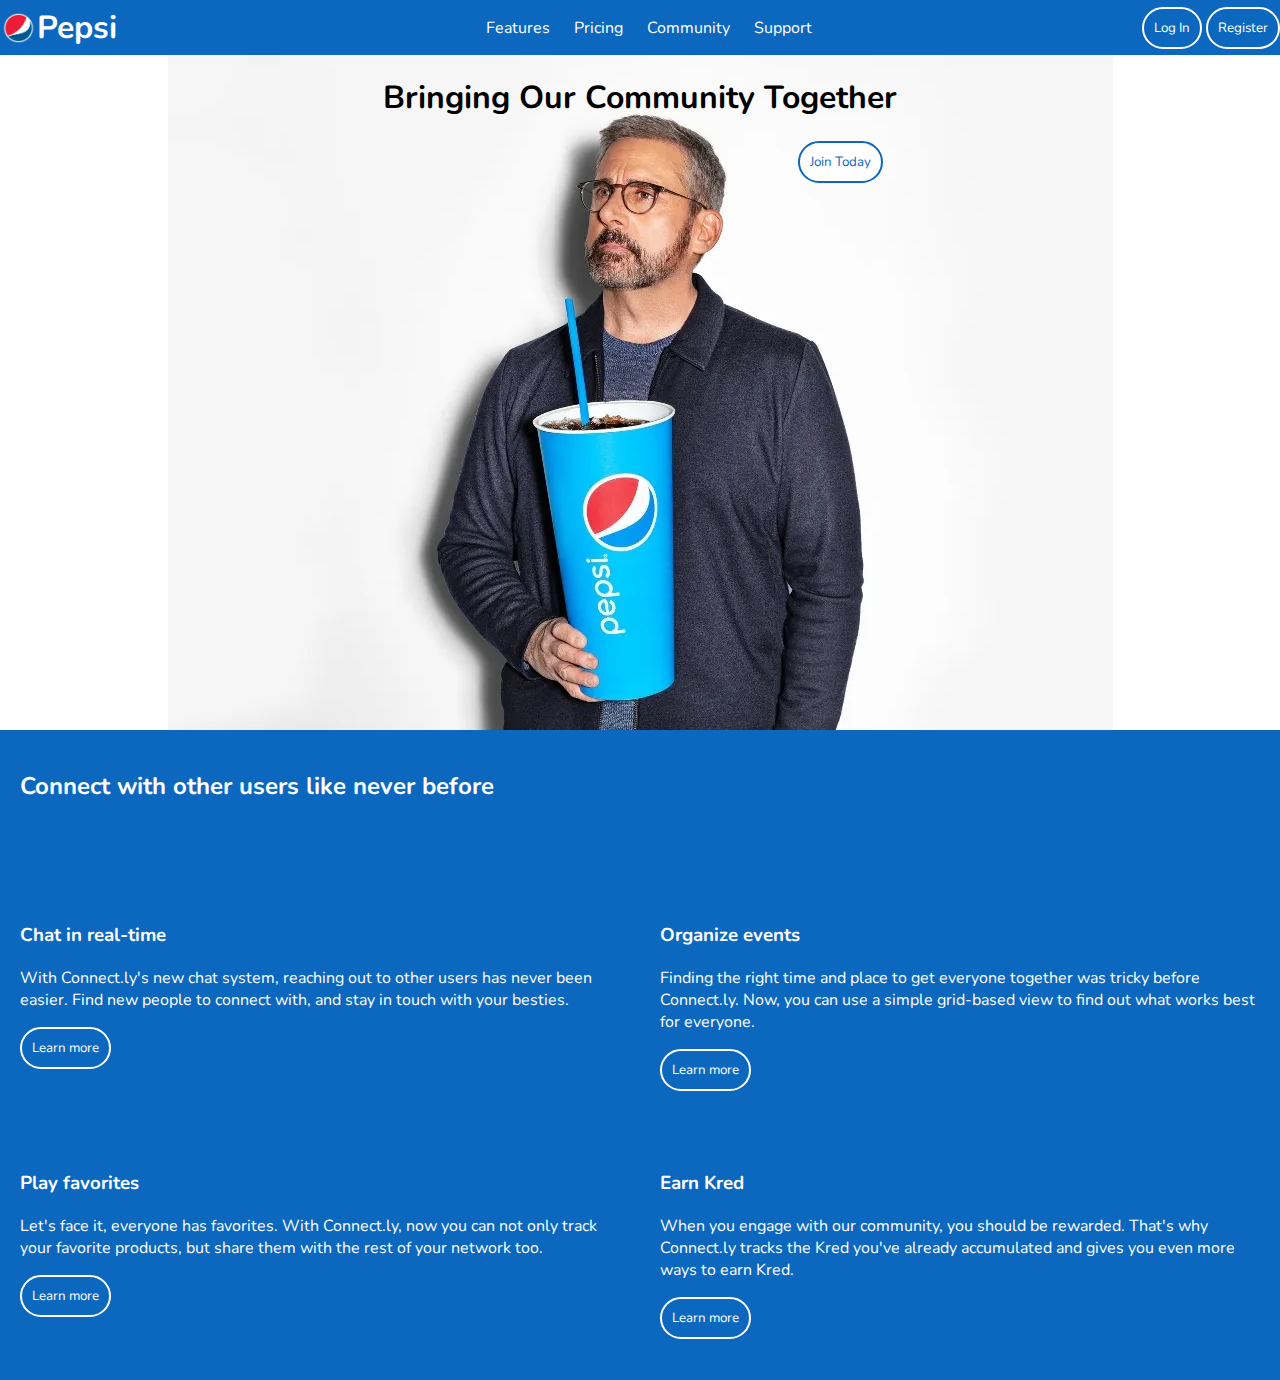
<file: index.html>
<!DOCTYPE html>
<html lang="en">
    <head>
        <title>Pepsi</title>
        <meta charset="utf-8">
        <link rel="stylesheet" href="index.css">
        <link rel="icon" type="image/ico" href="Images/favicon.ico">

    </head>
    <body>
        <header>
            <a href="https://www.pepsi.com">
                <div class="logo">
                    <img src="Images/Pepsi-Logo.png" alt="Pepsi logo" height="30px">
                    <h1>Pepsi</h1>
                </div>
            </a>
            <nav>
                <ul>
                    <li><a href="features.html">Features</a></li>
                    <li><a href="pricing.html">Pricing</a></li>
                    <li><a href="community.html">Community</a></li>
                    <li><a href="support.html">Support</a></li>
                </ul>
            </nav>
            <div class="sign-in">    
                
                <a href="login.html" ><button class="login">Log In</button></a>
                <a href="register.html"><button class="register">Register</button></a>
            </div>
        </header>
        <div class="content-1">
        <div class ="Community">
            <h1>Bringing Our Community Together</h1>
            </div>
            <button class="Join">
                Join Today
            </button>
        </div>
        <div class="content-2">
            <h2>Connect with other users like never before</h2>
            <div class="features">   
                <div class="feature1">
                    <h3>Chat in real-time</h3>
                    <p>With Connect.ly's new chat system, reaching out to other users has never been easier. Find new people to connect with, and stay in touch with your besties.</p>
                    <button>Learn more</button>
                </div>
                <div class="feature2">
                    <h3>Organize events</h3>
                    <p>Finding the right time and place to get everyone together was tricky before Connect.ly. Now, you can use a simple grid-based view to find out what works best for everyone.</p>
                    <button>Learn more</button>
                </div>
                <div class="feature3">
                    <h3>Play favorites</h3>
                    <p>Let's face it, everyone has favorites. With Connect.ly, now you can not only track your favorite products, but share them with the rest of your network too.</p>
                    <button>Learn more</button>
                </div>
                <div class="feature4">
                    <h3>Earn Kred</h3>
                    <p>When you engage with our community, you should be rewarded. That's why Connect.ly tracks the Kred you've already accumulated and gives you even more ways to earn Kred.</p>
                    <button>Learn more</button>
                </div>
            </div> 
        </div>
    </body>
</html>
</file>
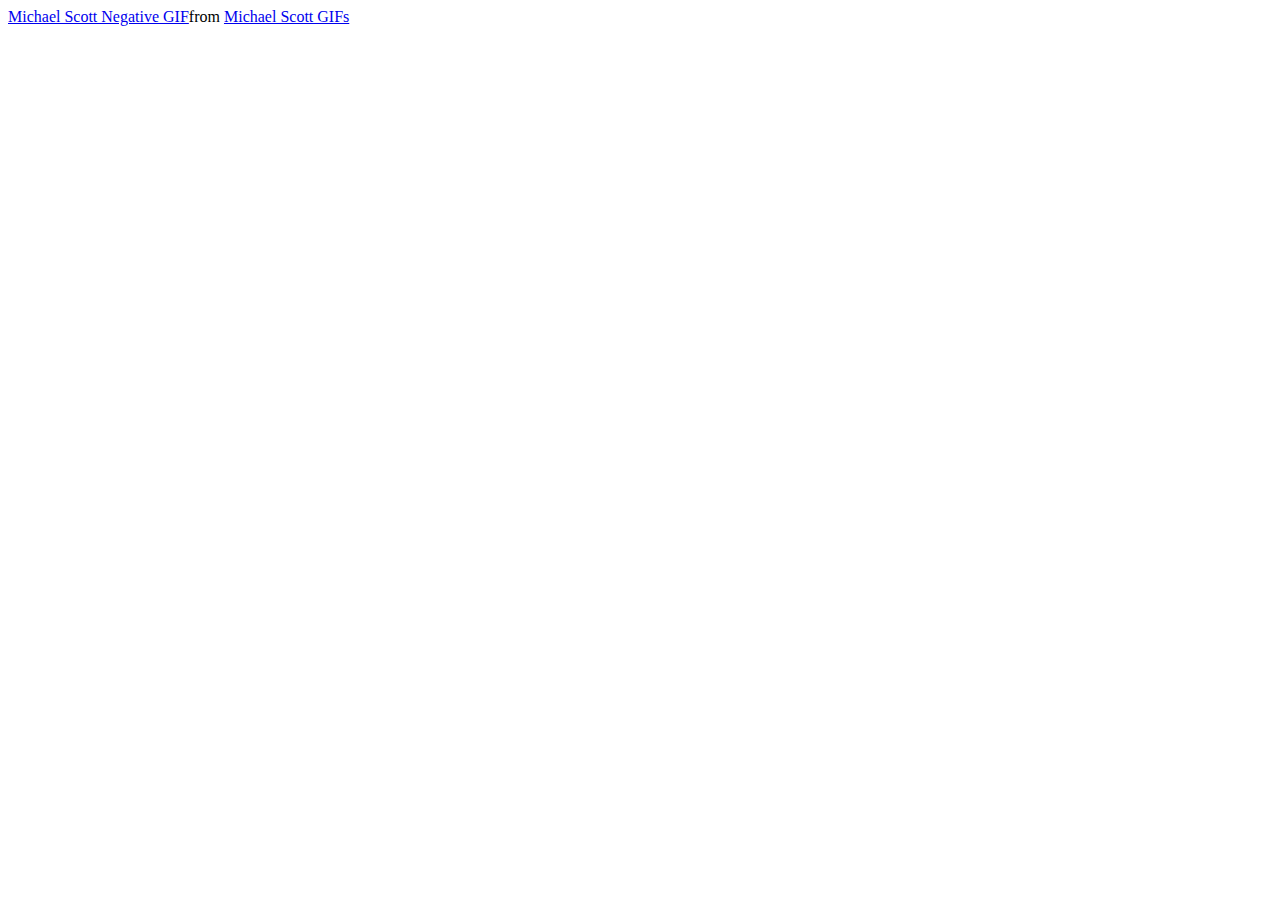
<file: community.html>
<!DOCTYPE html>
<html>
    <head>
        <title>Community</title>
        <meta charset="utf-8">
        <link rel="icon" type="image/ico" href="Images/favicon.ico">
</head>
<body>
    <div class="tenor-gif-embed" data-postid="17855172" data-share-method="host" data-aspect-ratio="1.78771" data-width="100%"><a href="https://tenor.com/view/michael-scott-negative-steve-carell-the-office-gif-17855172">Michael Scott Negative GIF</a>from <a href="https://tenor.com/search/michael+scott-gifs">Michael Scott GIFs</a></div> <script type="text/javascript" async src="https://tenor.com/embed.js"></script>
</body>
</html>
</file>
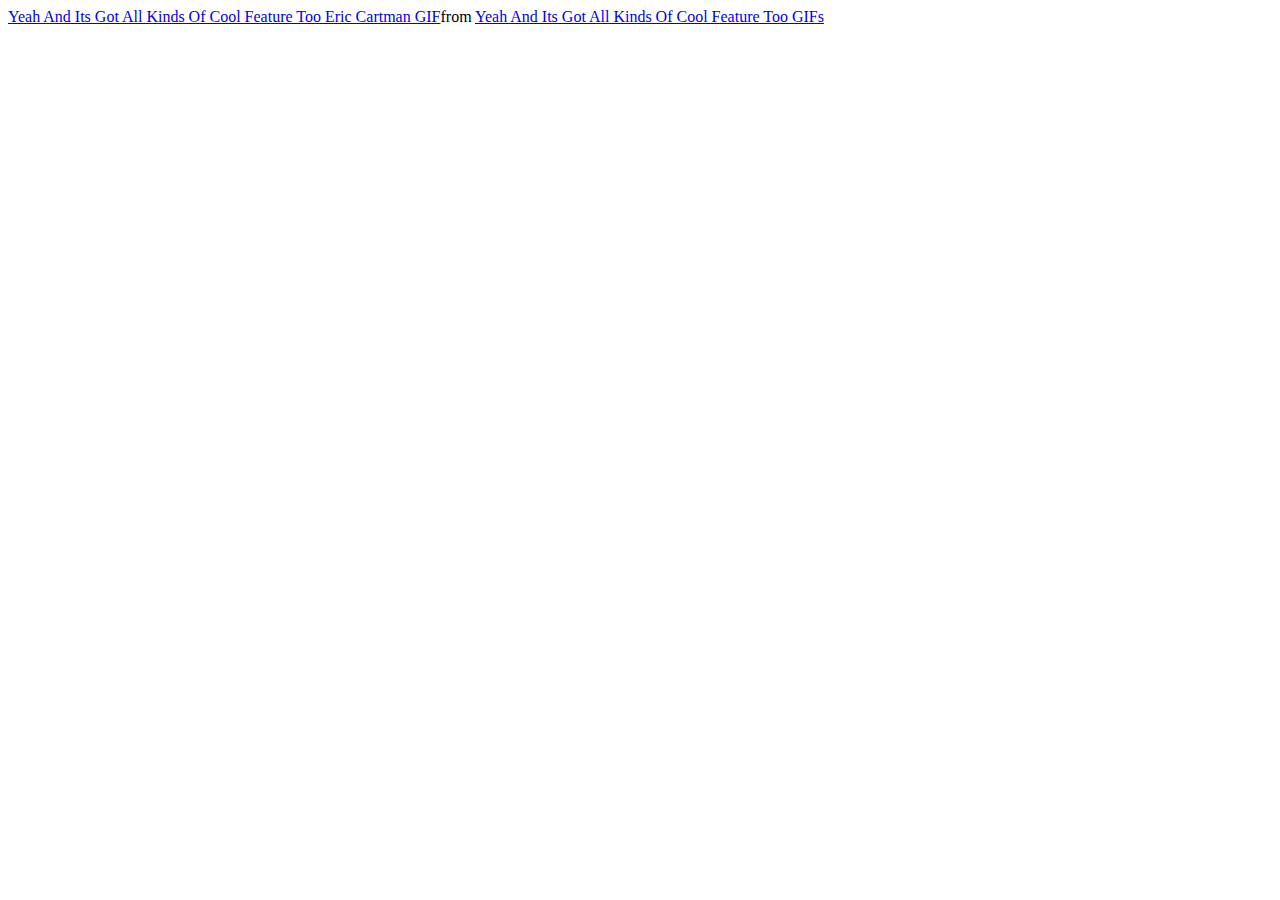
<file: features.html>
<!DOCTYPE html>
<html>
    <head>
        <title>Features</title>
        <meta charset="utf-8">
        <link rel="icon" type="image/ico" href="Images/favicon.ico">
</head>
<body>
    <div class="tenor-gif-embed" data-postid="22001722" data-share-method="host" data-aspect-ratio="1.77778" data-width="100%"><a href="https://tenor.com/view/yeah-and-its-got-all-kinds-of-cool-feature-too-eric-cartman-kyle-broflovski-stan-marsh-butters-gif-22001722">Yeah And Its Got All Kinds Of Cool Feature Too Eric Cartman GIF</a>from <a href="https://tenor.com/search/yeah+and+its+got+all+kinds+of+cool+feature+too-gifs">Yeah And Its Got All Kinds Of Cool Feature Too GIFs</a></div> <script type="text/javascript" async src="https://tenor.com/embed.js"></script>
</body>
</html>
</file>
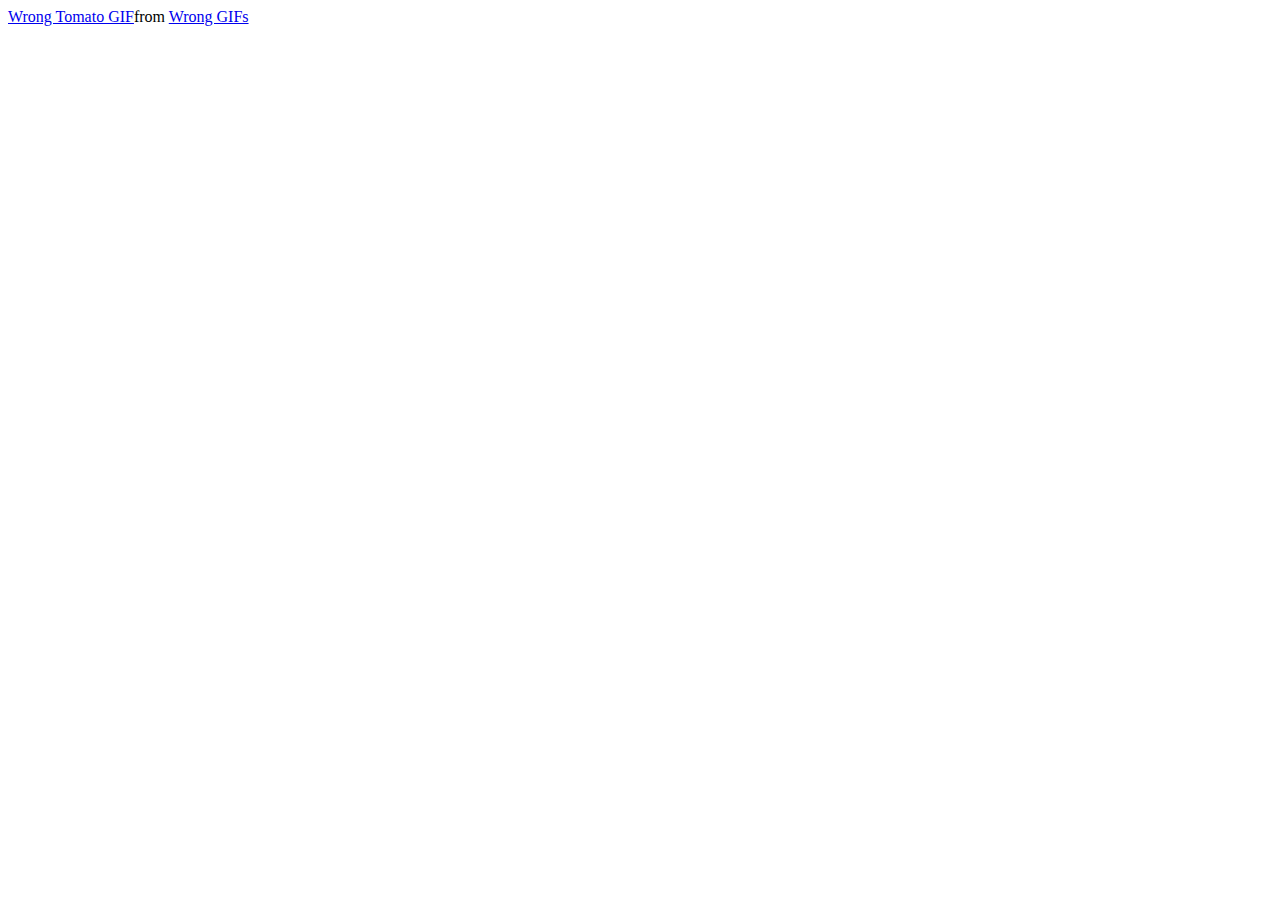
<file: login.html>
<!DOCTYPE html>
<html>
    <head>
        <title>login</title>
        <meta charset="utf-8">
        <link rel="icon" type="image/ico" href="Images/favicon.ico">
</head>
<body>
    <div class="tenor-gif-embed" data-postid="17532331" data-share-method="host" data-aspect-ratio="1" data-width="100%"><a href="https://tenor.com/view/wrong-tomato-confused-password-reset-password-gif-17532331">Wrong Tomato GIF</a>from <a href="https://tenor.com/search/wrong-gifs">Wrong GIFs</a></div> <script type="text/javascript" async src="https://tenor.com/embed.js"></script>
</body>
</html>
</file>
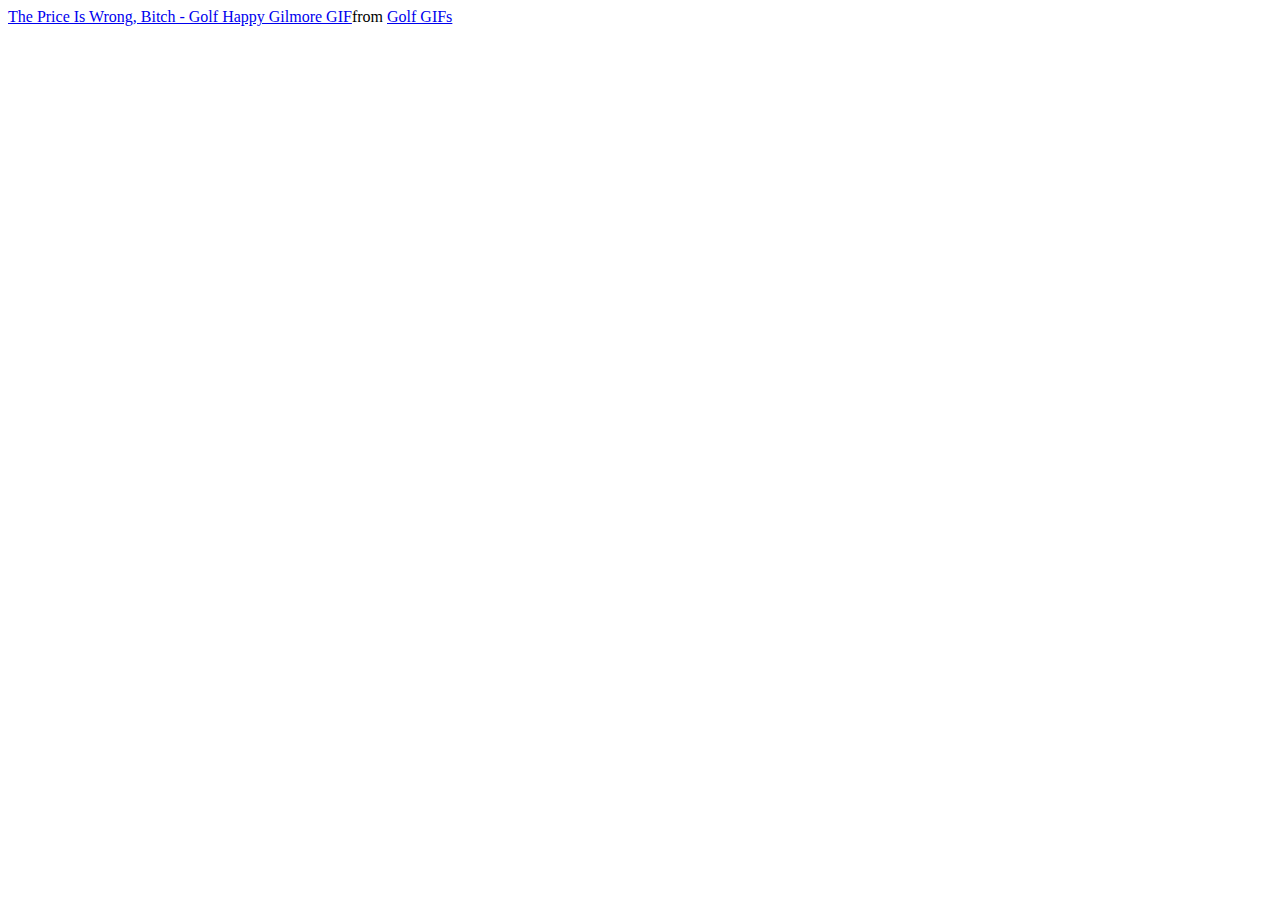
<file: pricing.html>
<!DOCTYPE html>
<html>
    <head>
        <title>Pricing</title>
        <meta charset="utf-8">
        <link rel="icon" type="image/ico" href="Images/favicon.ico">
</head>
<body>
    <div class="tenor-gif-embed" data-postid="4470120" data-share-method="host" data-aspect-ratio="1.98413" data-width="100%"><a href="https://tenor.com/view/golf-the-price-is-wrong-bitch-bitch-adam-sandler-happy-gilmore-gif-4470120">The Price Is Wrong, Bitch - Golf Happy Gilmore GIF</a>from <a href="https://tenor.com/search/golf-gifs">Golf GIFs</a></div> <script type="text/javascript" async src="https://tenor.com/embed.js"></script> 
</body>
</html>
</file>
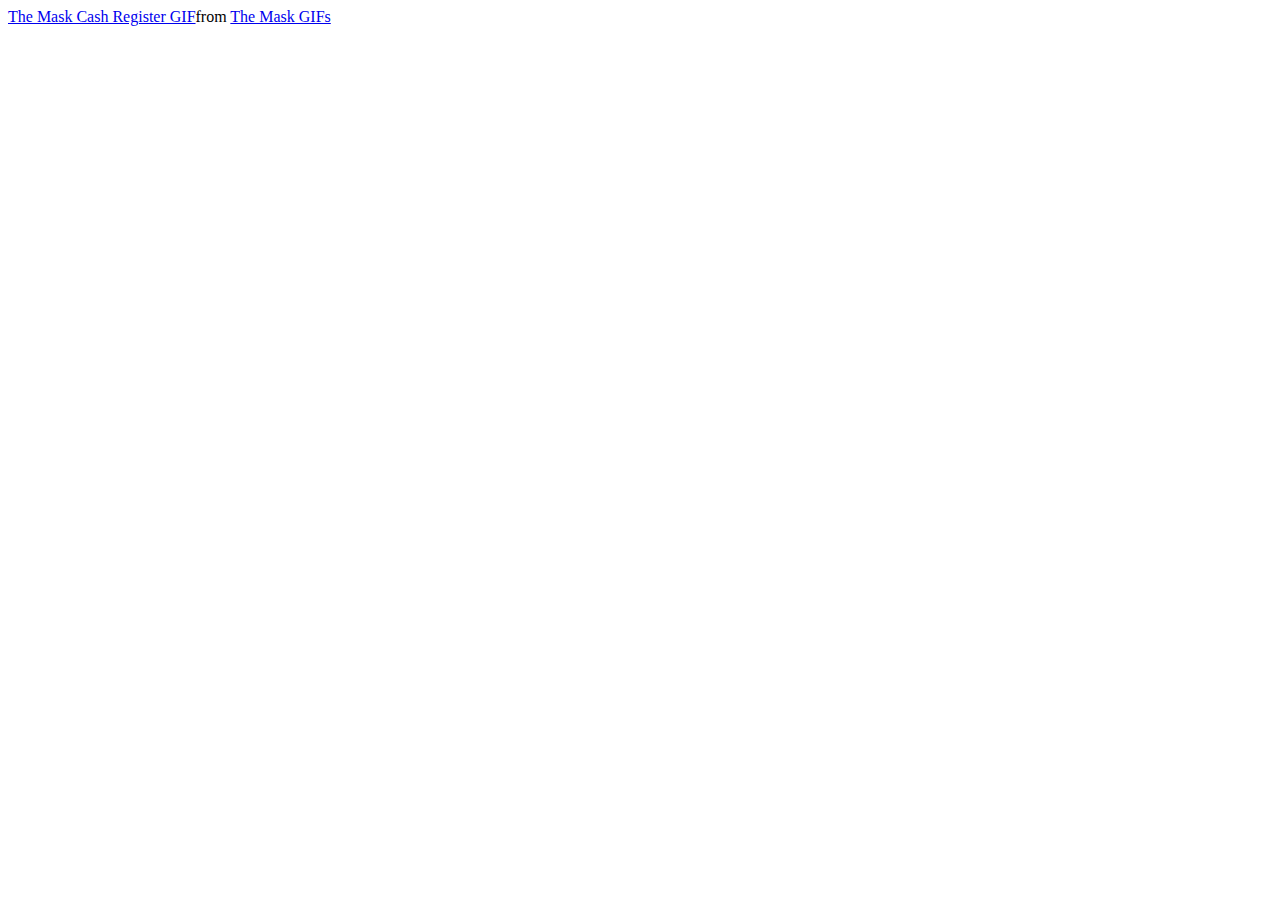
<file: register.html>
<!DOCTYPE html>
<html>
    <head>
        <title>Register</title>
        <meta charset="utf-8">
        <link rel="icon" type="image/ico" href="Images/favicon.ico">
</head>
<body>
    <div class="tenor-gif-embed" data-postid="13658902" data-share-method="host" data-aspect-ratio="1.68889" data-width="100%"><a href="https://tenor.com/view/the-mask-cash-register-smoke-gif-13658902">The Mask Cash Register GIF</a>from <a href="https://tenor.com/search/the+mask-gifs">The Mask GIFs</a></div> <script type="text/javascript" async src="https://tenor.com/embed.js"></script>
</body>
</html>
</file>
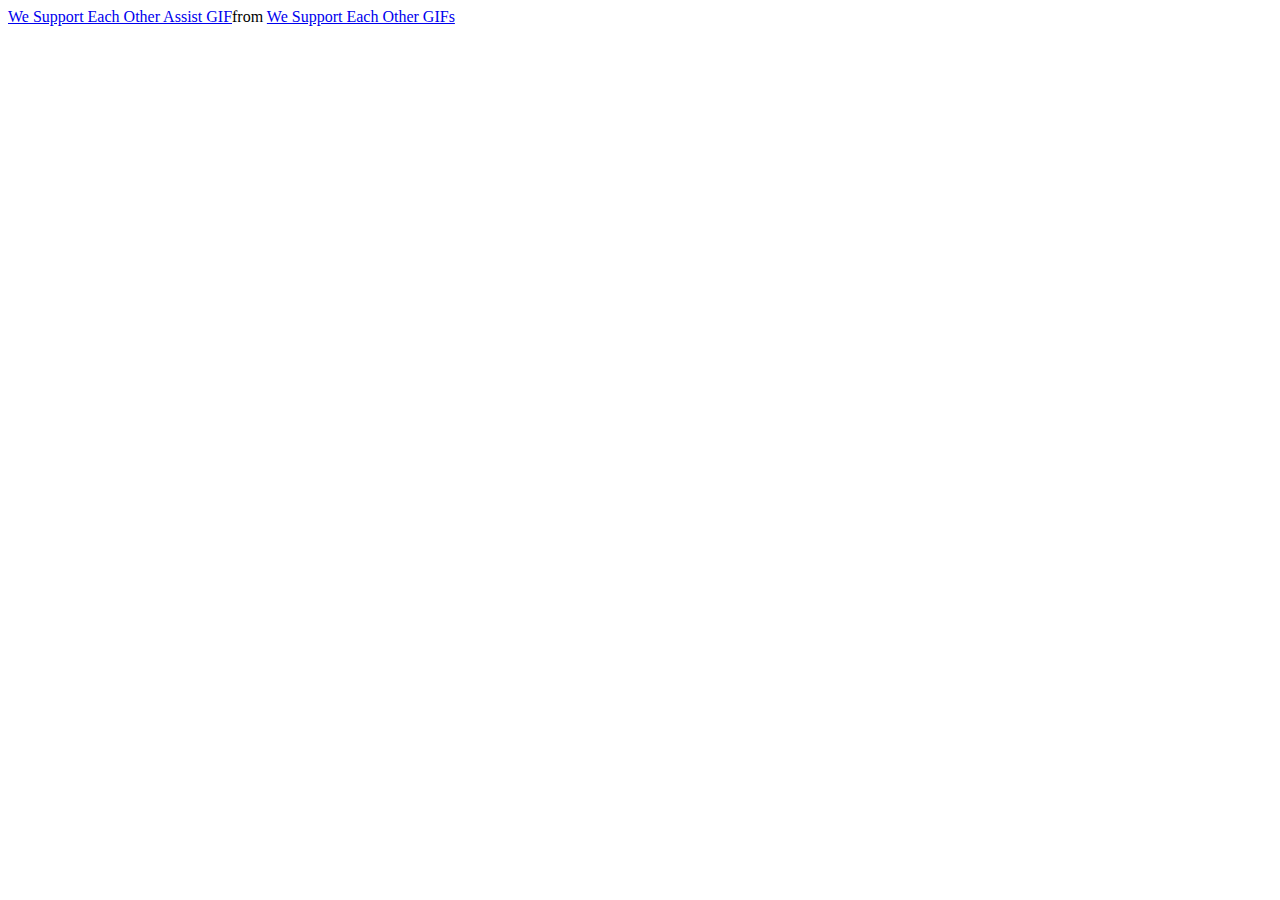
<file: support.html>
<!DOCTYPE html>
<html>
    <head>
        <title>Support</title>
        <meta charset="utf-8">
        <link rel="icon" type="image/ico" href="Images/favicon.ico">
</head>
<body>
    <div class="tenor-gif-embed" data-postid="15612191" data-share-method="host" data-aspect-ratio="1" data-width="100%"><a href="https://tenor.com/view/we-support-each-other-assist-support-help-helping-hand-gif-15612191">We Support Each Other Assist GIF</a>from <a href="https://tenor.com/search/we+support+each+other-gifs">We Support Each Other GIFs</a></div> <script type="text/javascript" async src="https://tenor.com/embed.js"></script>
</body>
</html>
</file>
<file: index.css>
@import url('https://fonts.googleapis.com/css2?family=Nunito:wght@848&display=swap');

body {
    font-family: Nunito;
    margin:0;
}

header { 
    display: flex;
    align-items: center;
    justify-content: space-between;
    background-color: rgb(12,104,191);
    height: 55px;
}

.logo {
    display: flex;
    align-items: center;
    color: white; 
}





.sign-in button {
    background-color: rgb(12,104,191);
    border-color: white;
    border-radius: 1.8em;
    border-style: solid;
    padding: 10px;
    color: white;
    font-family: Nunito;
    cursor: pointer;
}

.sign-in button:hover {
    background-color: white;
    color: rgb(12,104,191);
}


header nav ul {
    list-style: none;
    float: left;
    flex-flow: row nowrap;
}

header nav ul li {
    display: inline-block;
}

li + li {
    padding-left: 20px;
}


a {
    text-decoration: none;
    color: white; 
}

.content-1 { 
 background-image: url("Images/Steve.jpg");
 background-repeat: no-repeat;
 background-position: 50%;
 height: 550px;
 display:flex;
 flex-direction: column;
 align-items: center;
 padding-bottom: 125px;


}

.Community {
color:black;}

.content-2 {
    background-color: rgb(12,104,191);
    color: white;
    height: 650px;
    margin-top: 0;
    display: grid;
}

.features {
    display: grid;
    grid-template-rows: 50% 50%;
    grid-template-columns: 50% 50%;
}

h2 {
    padding: 20px;
    width: 50%;
}

.feature1 {
    grid-row: 1 / 2;
    grid-column: 1 / 2;
    padding: 20px;
}

.feature2 {
    grid-row: 1 / 2;
    grid-column: 2 / 3;
    padding: 20px;
}

.feature3 {
    grid-row: 2 / 3;
    grid-column: 1 / 2;
    padding: 20px;
}

.feature4 {
    grid-row: 2 / 3;
    grid-column: 2 / 3;
    padding: 20px;}

.Join{
    margin-left: 400px;
    background-color: white;
    border-color:rgb(12,104,191);
    border-radius: 1.8em;
    border-style: solid;
    padding: 10px;
    color: rgb(12,104,191);
    font-family: Nunito;
    cursor: pointer;
}

.Join:hover {
    background-color: rgb(12,104,191);
    color: white;
}

.features button {
    background-color: rgb(12,104,191);
    border-color: white;
    border-radius: 1.8em;
    border-style: solid;
    padding: 10px;
    color: white;
    font-family: Nunito;
    cursor: pointer;
}

.features button:hover {
    background-color: white;
    color: rgb(12,104,191);
}
</file>
